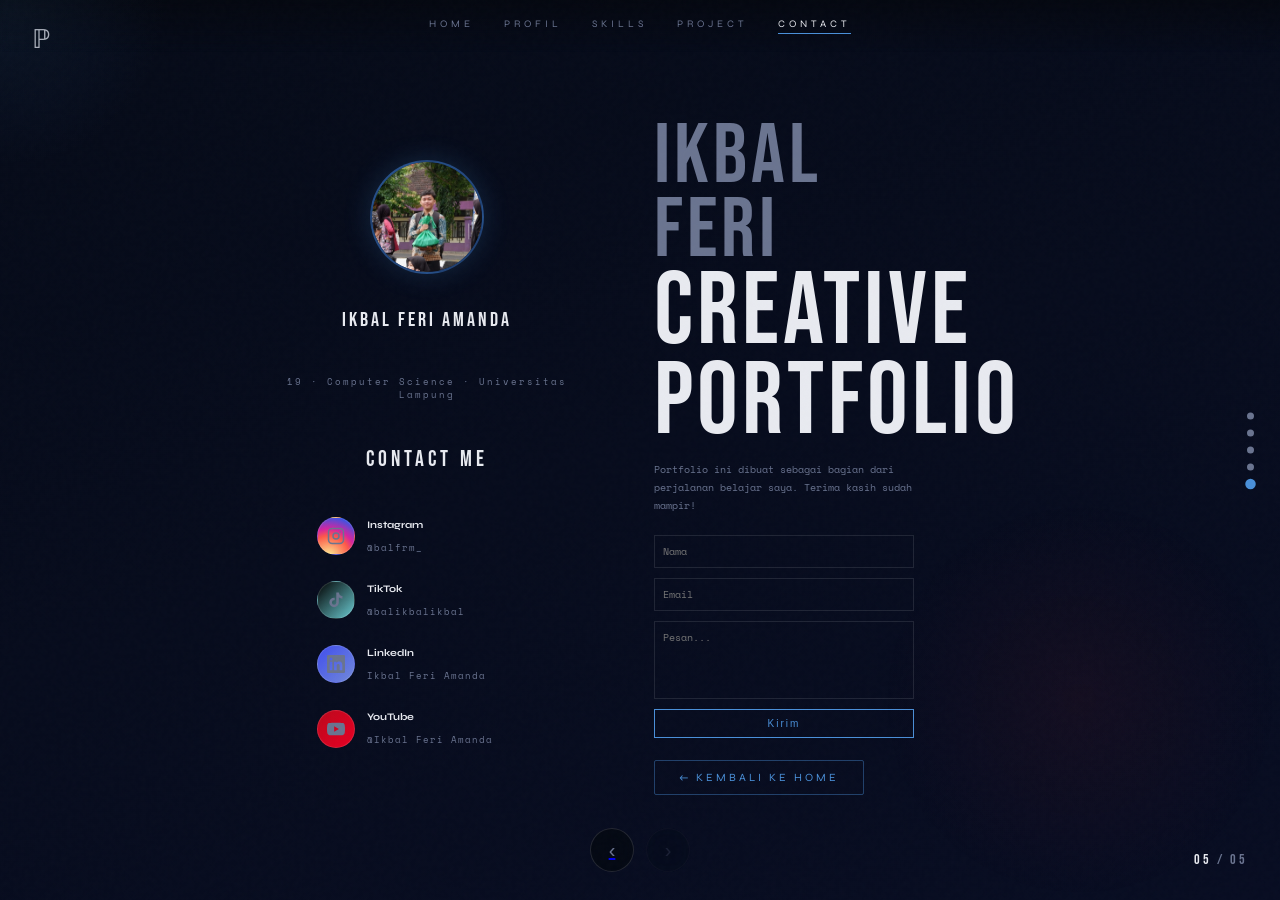
<file: contact.html>
<!DOCTYPE html>
<html lang="id">
<head>
<meta charset="UTF-8">
<meta name="viewport" content="width=device-width, initial-scale=1.0">
<title>Portfolio 2025 — Contact</title>
<link href="https://fonts.googleapis.com/css2?family=Bebas+Neue&family=Space+Mono:wght@400;700&family=Syne:wght@400;700;800&display=swap" rel="stylesheet">
<link rel="stylesheet" href="style.css">
</head>
<body class="page-contact">
<div id="glow"></div>
<div class="noise"></div>
<nav class="topnav">
  <a href="index.html"    class="tnav">Home</a>
  <a href="profil.html"   class="tnav">Profil</a>
  <a href="skills.html"   class="tnav">Skills</a>
  <a href="project.html"  class="tnav">Project</a>
  <a href="contact.html"  class="tnav active">Contact</a>
</nav>
<div class="logo">ℙ</div>
<div class="dots">
  <a href="index.html"   class="dot"     title="Home"></a>
  <a href="profil.html"  class="dot"     title="Profil"></a>
  <a href="skills.html"  class="dot"     title="Skills"></a>
  <a href="project.html" class="dot"     title="Project"></a>
  <a href="contact.html" class="dot on"  title="Contact"></a>
</div>
<div class="arrows">
  <a href="project.html"><button class="arr-btn">‹</button></a>
  <button class="arr-btn" disabled>›</button>
</div>
<div class="counter"><span class="cc">05</span> / 05</div>
<main class="page-wrap animate-in">
  <div class="contact-wrap">
    <div class="c-left">
      <div class="c-avatar">
        <img src="ikbal11.jpeg" alt="Ikbal" class="c-avatar-img">
      </div>
      <p class="c-pname">Ikbal Feri Amanda</p>
      <p class="c-psub">19 · Computer Science · Universitas Lampung</p>
      <p class="c-title">Contact Me</p>
      <div class="socials">
        <!-- Instagram -->
        <a class="sr" href="https://instagram.com/balfrm_" target="_blank">
          <div class="si ig">
            <svg viewBox="0 0 24 24" fill="none" xmlns="http://www.w3.org/2000/svg" width="18" height="18">
              <rect x="2" y="2" width="20" height="20" rx="5" stroke="currentColor" stroke-width="2"/>
              <circle cx="12" cy="12" r="4" stroke="currentColor" stroke-width="2"/>
              <circle cx="17.5" cy="6.5" r="1" fill="currentColor"/>
            </svg>
          </div>
          <div>
            <p class="s-platform">Instagram</p>
            <p class="s-handle">@balfrm_</p>
          </div>
        </a>
        <!-- TikTok -->
        <a class="sr" href="https://tiktok.com/@balikbalikbal" target="_blank">
          <div class="si tt">
            <svg viewBox="0 0 24 24" fill="currentColor" xmlns="http://www.w3.org/2000/svg" width="18" height="18">
              <path d="M19.59 6.69a4.83 4.83 0 01-3.77-4.25V2h-3.45v13.67a2.89 2.89 0 01-2.88 2.5 2.89 2.89 0 01-2.89-2.89 2.89 2.89 0 012.89-2.89c.28 0 .54.04.79.1V9.01a6.33 6.33 0 00-.79-.05 6.34 6.34 0 00-6.34 6.34 6.34 6.34 0 006.34 6.34 6.34 6.34 0 006.33-6.34V8.69a8.18 8.18 0 004.78 1.52V6.75a4.85 4.85 0 01-1.01-.06z"/>
            </svg>
          </div>
          <div>
            <p class="s-platform">TikTok</p>
            <p class="s-handle">@balikbalikbal</p>
          </div>
        </a>
        <!-- LinkedIn -->
        <a class="sr" href="https://www.linkedin.com/in/ikbal-feri-amanda-963571316?utm_source=share_via&utm_content=profile&utm_medium=member_android" target="_blank">
          <div class="si dc">
            <svg viewBox="0 0 24 24" fill="currentColor" xmlns="http://www.w3.org/2000/svg" width="18" height="18">
              <path d="M20.447 20.452h-3.554v-5.569c0-1.328-.027-3.037-1.852-3.037-1.853 0-2.136 1.445-2.136 2.939v5.667H9.351V9h3.414v1.561h.046c.477-.9 1.637-1.85 3.37-1.85 3.601 0 4.267 2.37 4.267 5.455v6.286zM5.337 7.433a2.062 2.062 0 01-2.063-2.065 2.064 2.064 0 112.063 2.065zm1.782 13.019H3.555V9h3.564v11.452zM22.225 0H1.771C.792 0 0 .774 0 1.729v20.542C0 23.227.792 24 1.771 24h20.451C23.2 24 24 23.227 24 22.271V1.729C24 .774 23.2 0 22.222 0h.003z"/>
            </svg>
          </div>
          <div>
            <p class="s-platform">LinkedIn</p>
            <p class="s-handle">Ikbal Feri Amanda</p>
          </div>
        </a>
        <!-- YouTube -->
        <a class="sr" href="https://youtube.com/@ikbalferiamanda6773" target="_blank">
          <div class="si pt">
            <svg viewBox="0 0 24 24" fill="currentColor" xmlns="http://www.w3.org/2000/svg" width="18" height="18">
              <path d="M23.498 6.186a3.016 3.016 0 00-2.122-2.136C19.505 3.545 12 3.545 12 3.545s-7.505 0-9.377.505A3.017 3.017 0 00.502 6.186C0 8.07 0 12 0 12s0 3.93.502 5.814a3.016 3.016 0 002.122 2.136c1.871.505 9.376.505 9.376.505s7.505 0 9.377-.505a3.015 3.015 0 002.122-2.136C24 15.93 24 12 24 12s0-3.93-.502-5.814zM9.545 15.568V8.432L15.818 12l-6.273 3.568z"/>
            </svg>
          </div>
          <div>
            <p class="s-platform">YouTube</p>
            <p class="s-handle">@Ikbal Feri Amanda</p>
          </div>
        </a>
      </div>
    </div>
    <div class="c-right">
      <div class="ty">
        <span>Ikbal</span><br>
        <span>Feri</span>
        <span class="ty-year">Creative Portfolio</span>
      </div>
      <p class="c-note">Portfolio ini dibuat sebagai bagian dari perjalanan belajar saya. Terima kasih sudah mampir!</p>
      
      <form id="contactForm" class="contact-form">
        <input type="text" id="nama" placeholder="Nama" required>
        <input type="email" id="email" placeholder="Email" required>
        <textarea id="pesan" placeholder="Pesan..." required></textarea>
        <button type="submit">Kirim</button>
      </form>

      <a href="index.html" class="cta-btn" style="margin-top:22px;">← Kembali ke Home</a>
    </div>
  </div>
</main>
<script src="nav.js"></script>
</body>
</html>
</file>
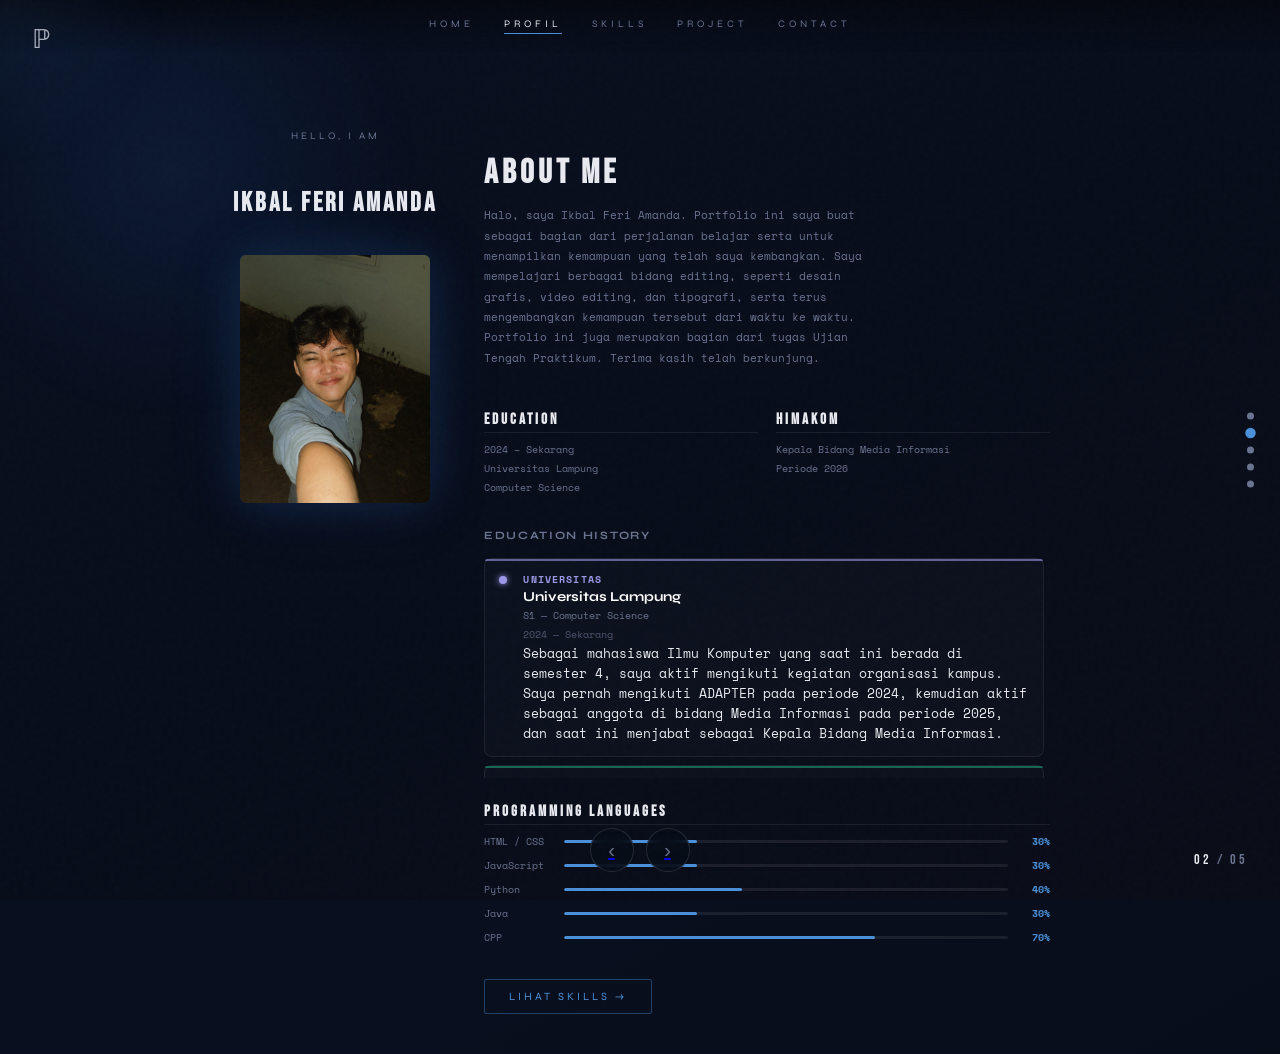
<file: profil.html>
<!DOCTYPE html>
<html lang="id">
<head>
<meta charset="UTF-8">
<meta name="viewport" content="width=device-width, initial-scale=1.0">
<title>Portfolio 2026 — Profil</title>
<link href="https://fonts.googleapis.com/css2?family=Bebas+Neue&family=Space+Mono:wght@400;700&family=Syne:wght@400;700;800&display=swap" rel="stylesheet">
<link rel="stylesheet" href="style.css">
</head>
<body class="page-profil">
<div id="glow"></div>
<div class="noise"></div>
<nav class="topnav">
  <a href="index.html"    class="tnav">Home</a>
  <a href="profil.html"   class="tnav active">Profil</a>
  <a href="skills.html"   class="tnav">Skills</a>
  <a href="project.html"  class="tnav">Project</a>
  <a href="contact.html"  class="tnav">Contact</a>
</nav>
<div class="logo">ℙ</div>
<div class="dots">
  <a href="index.html"   class="dot"     title="Home"></a>
  <a href="profil.html"  class="dot on"  title="Profil"></a>
  <a href="skills.html"  class="dot"     title="Skills"></a>
  <a href="project.html" class="dot"     title="Project"></a>
  <a href="contact.html" class="dot"     title="Contact"></a>
</div>
<div class="arrows">
  <a href="index.html"><button class="arr-btn">‹</button></a>
  <a href="skills.html"><button class="arr-btn">›</button></a>
</div>
<div class="counter"><span class="cc">02</span> / 05</div>
<main class="page-wrap animate-in">
  <div class="profil-grid">
    <div class="profil-left">
      <p class="p-name-lbl">Hello, I am</p>
      <h3 class="p-name">Ikbal Feri Amanda</h3>
      <div class="p-avatar">
        <img src="ikbal2.jpeg" alt="Ikbal" class="p-img">
      </div>
    </div>
    <div class="profil-right">
      <h2 class="p-h2">About Me</h2>
      <p class="p-desc">Halo, saya Ikbal Feri Amanda. Portfolio ini saya buat sebagai bagian dari perjalanan belajar serta untuk menampilkan kemampuan yang telah saya kembangkan.
       Saya mempelajari berbagai bidang editing, seperti desain grafis, video editing, dan tipografi, serta terus mengembangkan kemampuan tersebut dari waktu ke waktu.
       Portfolio ini juga merupakan bagian dari tugas Ujian Tengah Praktikum. Terima kasih telah berkunjung.</p>

      <div class="info-duo">
        <div class="ib">
          <h4>Education</h4>
          <span>2024 – Sekarang</span>
          <span>Universitas Lampung</span>
          <span>Computer Science</span>
        </div>
        <div class="ib">
          <h4>Himakom</h4>
          <span>Kepala Bidang Media Informasi</span>
          <span>Periode 2026</span>
        </div>
      </div>

      <!-- EDUCATION HISTORY -->
      <div class="edu-section">
        <h4 class="edu-title">Education History</h4>
        <div class="edu-scroll">

          <div class="edu-card univ">
            <div class="edu-dot"></div>
            <div class="edu-info">
              <span class="edu-level">Universitas</span>
              <span class="edu-name">Universitas Lampung</span>
              <span class="edu-major">S1 — Computer Science</span>
              <span class="edu-year">2024 — Sekarang</span>
              <span class="edu-desc">Sebagai mahasiswa Ilmu Komputer yang saat ini berada di semester 4, saya aktif mengikuti kegiatan organisasi kampus. Saya pernah mengikuti ADAPTER pada periode 2024, kemudian aktif sebagai anggota di bidang Media Informasi pada periode 2025, dan saat ini menjabat sebagai Kepala Bidang Media Informasi.</span>
            </div>
          </div>

          <div class="edu-card sma">
            <div class="edu-dot"></div>
            <div class="edu-info">
              <span class="edu-level">SMA</span>
              <span class="edu-name">SMAN 3 Kotabumi</span>
              <span class="edu-major">Jurusan IPA</span>
              <span class="edu-year">2021 — 2024</span>
              <span class="edu-desc">Pada jenjang SMA, saya mulai aktif berorganisasi dengan bergabung dalam ETC dan Rohis. Melalui kedua organisasi tersebut, saya mengembangkan kemampuan teknis, komunikasi, serta kerja sama tim. Selain itu, saya juga dipercaya menjadi bagian dari PK sekolah, yang melatih tanggung jawab, kedisiplinan, serta kontribusi aktif dalam lingkungan sekolah.</span>
            </div>
          </div>

          <div class="edu-card smp">
            <div class="edu-dot"></div>
            <div class="edu-info">
              <span class="edu-level">MTs</span>
              <span class="edu-name">MTsN 1 Lampung Utara</span>
              <span class="edu-year">2018 — 2021</span>
              <span class="edu-desc">Saat di SMP, saya belum terlalu aktif dalam organisasi formal. Namun, saya mengikuti kegiatan tenis meja bersama teman-teman, yang memberikan pengalaman dalam kerja sama tim, konsistensi, serta menjaga semangat kebersamaan.</span>
            </div>
          </div>

          <div class="edu-card sd">
            <div class="edu-dot"></div>
            <div class="edu-info">
              <span class="edu-level">MI</span>
              <span class="edu-name">MIN 7 Lampung Utara</span>
              <span class="edu-year">2012 — 2018</span>
              <span class="edu-desc">Pada masa sekolah dasar, saya tergolong aktif dalam mengikuti berbagai kegiatan lomba. Pengalaman ini membantu membentuk rasa percaya diri, keberanian, serta semangat untuk terus mencoba hal-hal baru.</span>
            </div>
          </div>

        </div>
      </div>
      <!-- END EDUCATION HISTORY -->

      <!-- PROGRAMMING LANGUAGES -->
      <div class="ib lang-block">
        <h4>Programming Languages</h4>
        <div class="lang-row">
          <span>HTML / CSS</span>
          <div class="lang-bar-wrap"><div class="lang-bar" style="width:30%"></div></div>
          <b>30%</b>
        </div>
        <div class="lang-row">
          <span>JavaScript</span>
          <div class="lang-bar-wrap"><div class="lang-bar" style="width:30%"></div></div>
          <b>30%</b>
        </div>
        <div class="lang-row">
          <span>Python</span>
          <div class="lang-bar-wrap"><div class="lang-bar" style="width:40%"></div></div>
          <b>40%</b>
        </div>
        <div class="lang-row">
          <span>Java</span>
          <div class="lang-bar-wrap"><div class="lang-bar" style="width:30%"></div></div>
          <b>30%</b>
        </div>
        <div class="lang-row">
          <span>CPP</span>
          <div class="lang-bar-wrap"><div class="lang-bar" style="width:70%"></div></div>
          <b>70%</b>
        </div>
      </div>
      <!-- END PROGRAMMING LANGUAGES -->

      <a href="skills.html" class="cta-btn">Lihat Skills →</a>
    </div>
  </div>
</main>
<script src="nav.js"></script>
</body>
</html>
</file>
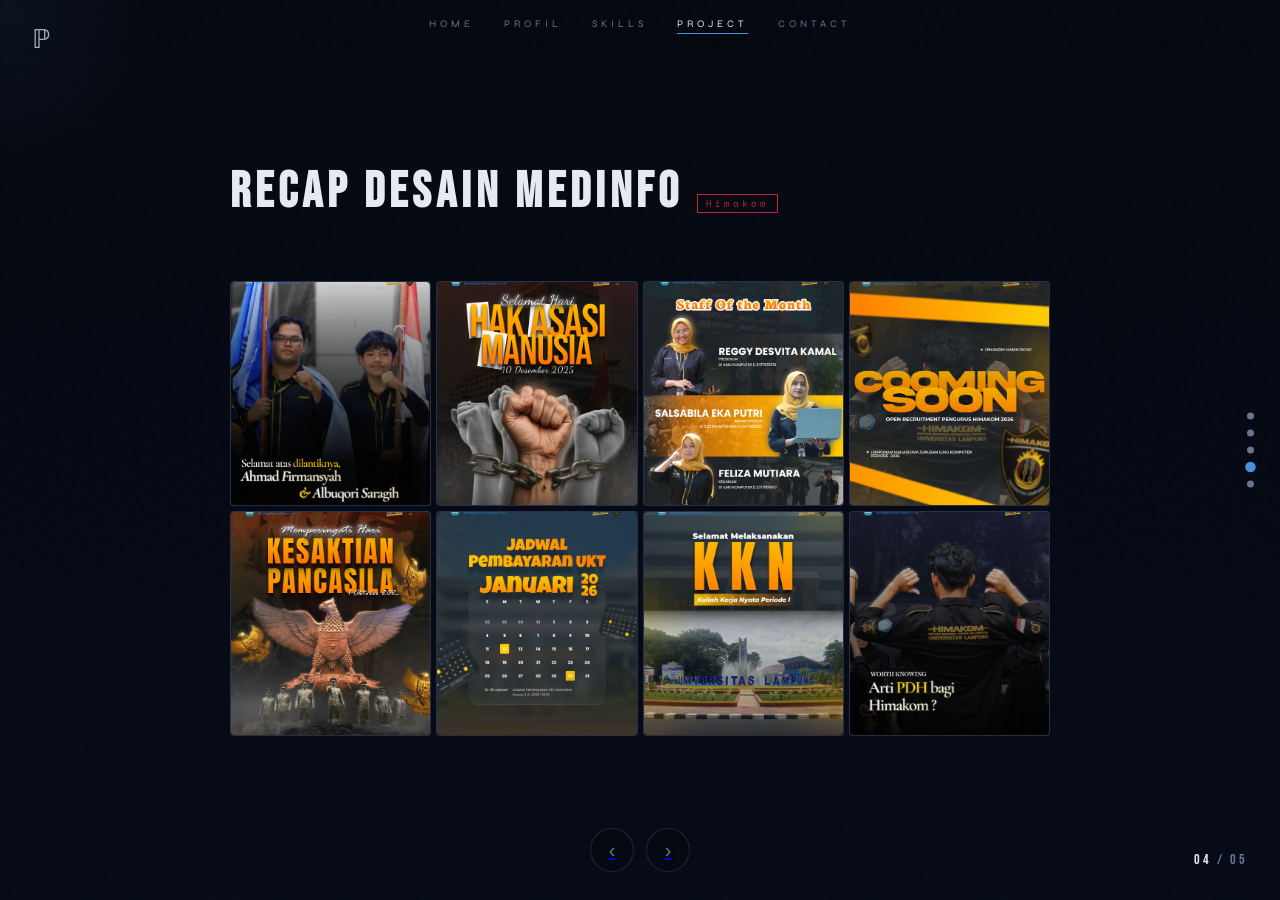
<file: project.html>
<!DOCTYPE html>
<html lang="id">
<head>
<meta charset="UTF-8">
<meta name="viewport" content="width=device-width, initial-scale=1.0">
<title>Portfolio 2025 — Project</title>
<link href="https://fonts.googleapis.com/css2?family=Bebas+Neue&family=Space+Mono:wght@400;700&family=Syne:wght@400;700;800&display=swap" rel="stylesheet">
<link rel="stylesheet" href="style.css">
</head>
<body class="page-project">

<div id="glow"></div>
<div class="noise"></div>

<nav class="topnav">
  <a href="index.html" class="tnav">Home</a>
  <a href="profil.html" class="tnav">Profil</a>
  <a href="skills.html" class="tnav">Skills</a>
  <a href="project.html" class="tnav active">Project</a>
  <a href="contact.html" class="tnav">Contact</a>
</nav>

<div class="logo">ℙ</div>

<div class="dots">
  <a href="index.html" class="dot"></a>
  <a href="profil.html" class="dot"></a>
  <a href="skills.html" class="dot"></a>
  <a href="project.html" class="dot on"></a>
  <a href="contact.html" class="dot"></a>
</div>

<div class="arrows">
  <a href="skills.html"><button class="arr-btn">‹</button></a>
  <a href="contact.html"><button class="arr-btn">›</button></a>
</div>

<div class="counter"><span class="cc">04</span> / 05</div>

<main class="page-wrap animate-in">
  <div class="proj-page">

    <div class="proj-header">
      <h2>Recap Desain Medinfo</h2>
      <span class="no-ai">Himakom</span>
    </div>

    <div class="pg">

      <div class="pc tall ca">
        <img src="ikbal3.png" class="pc-img">
        <div class="pc-overlay">
          <span class="pl">Kahim Wakahim</span>
          <span class="pt">Pelantikan · 2026</span>
          <div class="like-btn">❤️ <span class="like-count">0</span></div>
        </div>
      </div>

      <div class="pc tall ca">
        <img src="ikbal4.png" class="pc-img">
        <div class="pc-overlay">
          <span class="pl">Hak Asasi Manusia</span>
          <span class="pt">HAM · 2025</span>
          <div class="like-btn">❤️ <span class="like-count">0</span></div>
        </div>
      </div>

      <div class="pc tall ca">
        <img src="ikbal5.png" class="pc-img">
        <div class="pc-overlay">
          <span class="pl">Staff Of The Month</span>
          <span class="pt">November · 2025</span>
          <div class="like-btn">❤️ <span class="like-count">0</span></div>
        </div>
      </div>

      <div class="pc tall ca">
        <img src="ikbal6.png" class="pc-img">
        <div class="pc-overlay">
          <span class="pl">Pelantikan</span>
          <span class="pt">Coming Soon · 2026</span>
          <div class="like-btn">❤️ <span class="like-count">0</span></div>
        </div>
      </div>

      <div class="pc tall ca">
        <img src="ikbal7.png" class="pc-img">
        <div class="pc-overlay">
          <span class="pl">Kesaktian Pancasila</span>
          <span class="pt">Oktober · 2025</span>
          <div class="like-btn">❤️ <span class="like-count">0</span></div>
        </div>
      </div>

      <div class="pc tall ca">
        <img src="ikbal8.png" class="pc-img">
        <div class="pc-overlay">
          <span class="pl">Pembayaran UKT</span>
          <span class="pt">Semester Genap · 2026</span>
          <div class="like-btn">❤️ <span class="like-count">0</span></div>
        </div>
      </div>

      <div class="pc tall ca">
        <img src="ikbal9.png" class="pc-img">
        <div class="pc-overlay">
          <span class="pl">KKN Unila</span>
          <span class="pt">Periode Satu · 2026</span>
          <div class="like-btn">❤️ <span class="like-count">0</span></div>
        </div>
      </div>

      <div class="pc tall ca">
        <img src="ikbal10.png" class="pc-img">
        <div class="pc-overlay">
          <span class="pl">Arti PDH</span>
          <span class="pt">Fun Content · 2026</span>
          <div class="like-btn">❤️ <span class="like-count">0</span></div>
        </div>
      </div>

    </div>

  </div>
</main>

<script src="nav.js"></script>
</body>
</html>
</file>
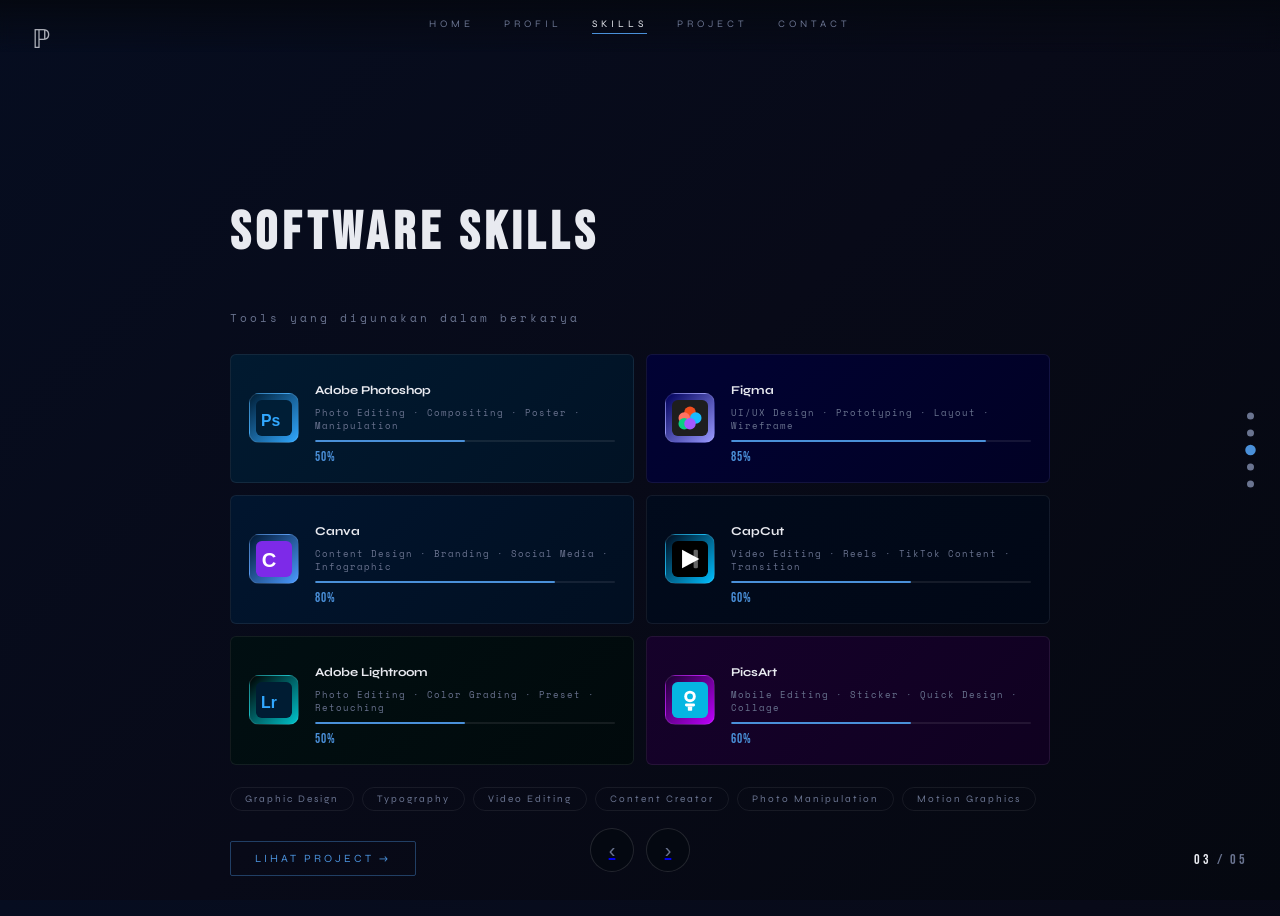
<file: skills.html>
<!DOCTYPE html>
<html lang="id">
<head>
<meta charset="UTF-8">
<meta name="viewport" content="width=device-width, initial-scale=1.0">
<title>Portfolio 2025 — Skills</title>
<link href="https://fonts.googleapis.com/css2?family=Bebas+Neue&family=Space+Mono:wght@400;700&family=Syne:wght@400;700;800&display=swap" rel="stylesheet">
<link rel="stylesheet" href="style.css">
</head>
<body class="page-skills">
<nav class="topnav">
  <a href="index.html"    class="tnav">Home</a>
  <a href="profil.html"   class="tnav">Profil</a>
  <a href="skills.html"   class="tnav active">Skills</a>
  <a href="project.html"  class="tnav">Project</a>
  <a href="contact.html"  class="tnav">Contact</a>
</nav>
<div class="logo">ℙ</div>
<div class="dots">
  <a href="index.html"   class="dot"></a>
  <a href="profil.html"  class="dot"></a>
  <a href="skills.html"  class="dot on"></a>
  <a href="project.html" class="dot"></a>
  <a href="contact.html" class="dot"></a>
</div>
<div class="arrows">
  <a href="profil.html"><button class="arr-btn">‹</button></a>
  <a href="project.html"><button class="arr-btn">›</button></a>
</div>
<div class="counter"><span class="cc">03</span> / 05</div>
<main class="page-wrap animate-in">
  <div class="skills-page">

    <div class="skills-header">
      <h2 class="sec-title" style="margin-top:80px;">Software Skills</h2>
      <p class="sec-sub">Tools yang digunakan dalam berkarya</p>
    </div>

    <div class="skills-big-grid">

      <!-- Adobe Photoshop -->
      <div class="sk-card sk-ps">
        <div class="sk-icon-wrap">
          <svg viewBox="0 0 50 50" width="36" height="36" xmlns="http://www.w3.org/2000/svg">
            <rect width="50" height="50" rx="8" fill="#001E36"/>
            <text x="7" y="36" font-family="Arial" font-weight="bold" font-size="22" fill="#31A8FF">Ps</text>
          </svg>
        </div>
        <div class="sk-info">
          <p class="sk-name">Adobe Photoshop</p>
          <p class="sk-cat">Photo Editing · Compositing · Poster · Manipulation</p>
          <div class="sk-level-bar"><div class="sk-level-fill" style="width:50%"></div></div>
          <span class="sk-pct">50%</span>
        </div>
      </div>

      <!-- Figma -->
      <div class="sk-card sk-pr">
        <div class="sk-icon-wrap">
          <svg viewBox="0 0 50 50" width="36" height="36" xmlns="http://www.w3.org/2000/svg">
            <rect width="50" height="50" rx="8" fill="#1E1E1E"/>
            <circle cx="25" cy="17" r="8" fill="#F24E1E"/>
            <circle cx="17" cy="25" r="8" fill="#FF7262"/>
            <circle cx="33" cy="25" r="8" fill="#1ABCFE"/>
            <circle cx="17" cy="33" r="8" fill="#0ACF83"/>
            <circle cx="25" cy="33" r="8" fill="#A259FF"/>
          </svg>
        </div>
        <div class="sk-info">
          <p class="sk-name">Figma</p>
          <p class="sk-cat">UI/UX Design · Prototyping · Layout · Wireframe</p>
          <div class="sk-level-bar"><div class="sk-level-fill" style="width:85%"></div></div>
          <span class="sk-pct">85%</span>
        </div>
      </div>

      <!-- Canva -->
      <div class="sk-card sk-lr">
        <div class="sk-icon-wrap">
          <svg viewBox="0 0 50 50" width="36" height="36" xmlns="http://www.w3.org/2000/svg">
            <rect width="50" height="50" rx="8" fill="#7D2AE8"/>
            <text x="8" y="36" font-family="Arial" font-weight="bold" font-size="28" fill="#ffffff">C</text>
          </svg>
        </div>
        <div class="sk-info">
          <p class="sk-name">Canva</p>
          <p class="sk-cat">Content Design · Branding · Social Media · Infographic</p>
          <div class="sk-level-bar"><div class="sk-level-fill" style="width:80%"></div></div>
          <span class="sk-pct">80%</span>
        </div>
      </div>

      <!-- CapCut -->
      <div class="sk-card sk-ae">
        <div class="sk-icon-wrap">
          <svg viewBox="0 0 50 50" width="36" height="36" xmlns="http://www.w3.org/2000/svg">
            <rect width="50" height="50" rx="8" fill="#000000"/>
            <polygon points="14,12 14,38 38,25" fill="#ffffff"/>
            <rect x="30" y="12" width="6" height="26" rx="2" fill="#ffffff" opacity="0.4"/>
          </svg>
        </div>
        <div class="sk-info">
          <p class="sk-name">CapCut</p>
          <p class="sk-cat">Video Editing · Reels · TikTok Content · Transition</p>
          <div class="sk-level-bar"><div class="sk-level-fill" style="width:60%"></div></div>
          <span class="sk-pct">60%</span>
        </div>
      </div>

      <!-- Adobe Lightroom -->
      <div class="sk-card sk-cc">
        <div class="sk-icon-wrap">
          <svg viewBox="0 0 50 50" width="36" height="36" xmlns="http://www.w3.org/2000/svg">
            <rect width="50" height="50" rx="8" fill="#001C33"/>
            <text x="7" y="36" font-family="Arial" font-weight="bold" font-size="22" fill="#31A8FF">Lr</text>
          </svg>
        </div>
        <div class="sk-info">
          <p class="sk-name">Adobe Lightroom</p>
          <p class="sk-cat">Photo Editing · Color Grading · Preset · Retouching</p>
          <div class="sk-level-bar"><div class="sk-level-fill" style="width:50%"></div></div>
          <span class="sk-pct">50%</span>
        </div>
      </div>

      <!-- PicsArt -->
      <div class="sk-card sk-pa">
        <div class="sk-icon-wrap">
          <svg viewBox="0 0 50 50" width="36" height="36" xmlns="http://www.w3.org/2000/svg">
            <rect width="50" height="50" rx="8" fill="#05B7E2"/>
            <circle cx="25" cy="20" r="8" fill="#ffffff"/>
            <circle cx="25" cy="20" r="4" fill="#05B7E2"/>
            <rect x="18" y="30" width="14" height="4" rx="2" fill="#ffffff"/>
            <rect x="22" y="34" width="6" height="6" rx="1" fill="#ffffff"/>
          </svg>
        </div>
        <div class="sk-info">
          <p class="sk-name">PicsArt</p>
          <p class="sk-cat">Mobile Editing · Sticker · Quick Design · Collage</p>
          <div class="sk-level-bar"><div class="sk-level-fill" style="width:60%"></div></div>
          <span class="sk-pct">60%</span>
        </div>
      </div>

    </div>

    <div class="specialty-row">
      <div class="sp-tag">Graphic Design</div>
      <div class="sp-tag">Typography</div>
      <div class="sp-tag">Video Editing</div>
      <div class="sp-tag">Content Creator</div>
      <div class="sp-tag">Photo Manipulation</div>
      <div class="sp-tag">Motion Graphics</div>
    </div>

    <a href="project.html" class="cta-btn">Lihat Project →</a>

  </div>
</main>
<script src="nav.js"></script>
</body>
</html>
</file>
<file: style.css>
/* ════════════════════════════════════
   PORTFOLIO 2025 — Yudha Pradana
   style.css — Global Stylesheet
════════════════════════════════════ */

:root {
  --bg:     #050810;
  --bg2:    #080d1a;
  --red:    #c0272d;
  --red2:   #8b1a1e;
  --blue:   #1a3a6e;
  --accent: #4a90d9;
  --text:   #e8eaf0;
  --muted:  #6a7490;
  --border: rgba(255,255,255,0.07);
  --F:  'Bebas Neue', sans-serif;
  --FB: 'Space Mono', monospace;
  --FU: 'Syne', sans-serif;
}

html, body {
  width: 100%;
  min-height: 100%;  /* ganti dari height */
  overflow-x: hidden;
  overflow-y: auto;  /* aktifin scroll */
}

body {
  background: var(--bg);
  color: var(--text);
  font-family: var(--FB);
  font-size: 13px;
}

/* ── PER-PAGE BACKGROUNDS ── */
.page-hero    { background: radial-gradient(ellipse 90% 70% at 50% 30%, #0d1b3e 0%, var(--bg) 65%); }
.page-profil  { background: linear-gradient(150deg, #081020 0%, #080d1a 55%, #0a0d18 100%); }
.page-skills  { background: linear-gradient(135deg, #060d20 0%, #080a18 50%, #050810 100%); }
.page-project { background: linear-gradient(180deg, var(--bg) 0%, #060b18 100%); }
.page-contact { background: linear-gradient(160deg, #060b18 0%, #080d22 100%); }

/* ── NOISE OVERLAY ── */
.noise {
  position: fixed; inset: 0; pointer-events: none; z-index: 9999;
  background-image: url("data:image/svg+xml,%3Csvg viewBox='0 0 200 200' xmlns='http://www.w3.org/2000/svg'%3E%3Cfilter id='n'%3E%3CfeTurbulence type='fractalNoise' baseFrequency='0.85' numOctaves='4' stitchTiles='stitch'/%3E%3C/filter%3E%3Crect width='100%25' height='100%25' filter='url(%23n)' opacity='0.035'/%3E%3C/svg%3E");
  opacity: .45;
}

/* ── CURSOR GLOW ── */
#glow {
  position: fixed; width: 320px; height: 320px; border-radius: 50%;
  background: radial-gradient(circle, rgba(74,144,217,.07) 0%, transparent 70%);
  pointer-events: none; transform: translate(-50%,-50%);
  transition: left .12s, top .12s; z-index: 9998;
}

/* ── LOGO ── */
.logo {
  position: fixed; top: 24px; left: 32px;
  font-family: var(--F); font-size: 26px; color: var(--text);
  opacity: .75; z-index: 200; user-select: none; letter-spacing: 2px;
  text-decoration: none;
}

/* ── TOP NAV ── */
.topnav {
  position: fixed; top: 0; left: 0; right: 0;
  display: flex; justify-content: center; gap: 30px;
  padding: 18px 0; z-index: 100;
  background: linear-gradient(180deg, rgba(5,8,16,.9) 0%, transparent 100%);
  backdrop-filter: blur(6px);
}
.tnav {
  font-family: var(--FU); font-size: 10px; letter-spacing: 4px;
  text-transform: uppercase; color: var(--muted);
  text-decoration: none; position: relative; padding-bottom: 4px;
  transition: color .2s;
}
.tnav:hover { color: var(--text); }
.tnav.active { color: var(--text); }
.tnav.active::after {
  content: ''; position: absolute; bottom: 0; left: 0; right: 0;
  height: 1px; background: var(--accent);
}

/* ── DOT NAV ── */
.dots {
  position: fixed; right: 26px; top: 50%; transform: translateY(-50%);
  display: flex; flex-direction: column; gap: 10px; z-index: 100;
}
.dot {
  width: 7px; height: 7px; border-radius: 50%;
  background: var(--muted); display: block;
  transition: background .3s, transform .3s;
  text-decoration: none;
}
.dot.on { background: var(--accent); transform: scale(1.5); }
.dot:hover { background: var(--text); }

/* ── ARROWS ── */
.arrows {
  position: fixed; bottom: 28px; left: 50%; transform: translateX(-50%);
  display: flex; gap: 12px; z-index: 100;
}
.arr-btn {
  width: 44px; height: 44px; border-radius: 50%;
  border: 1px solid rgba(255,255,255,.12);
  background: rgba(5,8,16,.75); color: var(--muted);
  font-size: 20px; cursor: pointer;
  display: flex; align-items: center; justify-content: center;
  transition: border-color .2s, color .2s, box-shadow .2s;
  backdrop-filter: blur(8px);
}
.arrows a .arr-btn:hover {
  border-color: var(--accent); color: var(--text);
  box-shadow: 0 0 16px rgba(74,144,217,.25);
}
.arr-btn:disabled { opacity: .2; cursor: not-allowed; }

/* ── COUNTER ── */
.counter {
  position: fixed; bottom: 32px; right: 32px;
  font-family: var(--F); font-size: 14px; letter-spacing: 3px;
  color: var(--muted); z-index: 100;
}
.cc { color: var(--text); }

/* ── KBD HINT ── */
.kbd-hint {
  position: fixed; bottom: 10px; left: 50%; transform: translateX(-50%);
  font-size: 9px; color: rgba(255,255,255,.13);
  letter-spacing: 2px; font-family: var(--FB);
  pointer-events: none; z-index: 100; white-space: nowrap;
}

/* ── PAGE WRAPPER ── */
.page-wrap {
  position: absolute;
  top: 80px;
  left: 0;
  right: 0;

  display: flex;
  align-items: flex-start; /* jangan center biar ga ketarik ke tengah */
  justify-content: center;

  padding: 40px;
  overflow-y: auto;
}

/* ── ANIMATE IN ── */
@keyframes fadeSlide {
  from { opacity: 0; transform: translateX(40px); }
  to   { opacity: 1; transform: translateX(0); }
}
.animate-in { animation: fadeSlide .5s cubic-bezier(.4,0,.2,1) both; }

/* ── CTA BUTTON ── */
.cta-btn {
  display: inline-block; margin-top: 24px;
  padding: 10px 24px; border: 1px solid rgba(74,144,217,.4);
  color: var(--accent); font-family: var(--FU); font-size: 11px;
  letter-spacing: 3px; text-transform: uppercase; text-decoration: none;
  border-radius: 2px; transition: background .2s, color .2s, box-shadow .2s;
}
.cta-btn:hover {
  background: rgba(74,144,217,.1); color: var(--text);
  box-shadow: 0 0 18px rgba(74,144,217,.2);
}

/* ════════════════════════════════════
   PAGE 1 — HERO
════════════════════════════════════ */
.hero-wrap {
  display: flex; align-items: center; gap: 52px;
  position: relative; max-width: 860px; width: 100%;
}

.hero-photo {
  width: 170px; height: 170px; position: relative; flex-shrink: 0;
}
.hero-photo-bg {
  position: absolute; inset: 0; background: var(--red);
  border-radius: 50% 50% 50% 50% / 60% 60% 40% 40%;
}
.hero-photo-inner {
  position: relative; z-index: 1; width: 100%; height: 100%;
  display: flex; align-items: flex-end; justify-content: center;
  overflow: hidden;
  border-radius: 50% 50% 50% 50% / 60% 60% 40% 40%;
}
.sil { width: 110px; filter: drop-shadow(0 0 18px rgba(192,39,45,.55)); }

.hero-right { text-align: left; }
.hero-cat {
  font-family: var(--FU); font-size: 11px; letter-spacing: 5px;
  color: var(--muted); text-transform: uppercase;
  display: flex; align-items: center; gap: 8px; margin-bottom: 8px;
}
.hero-cat::before { content:''; width:10px; height:10px; background:var(--red); }

.hero-title {
  font-family: var(--F); font-size: clamp(60px, 10vw, 106px);
  line-height: .9; letter-spacing: 4px;
  text-shadow: 0 0 60px rgba(192,39,45,.2);
}
.hero-year {
  font-family: var(--F); font-size: clamp(44px, 6.5vw, 74px);
  color: var(--muted); letter-spacing: 6px; margin-left: 10px;
}
.hero-menu {
  margin-top: 40px; list-style: none;
  display: flex; flex-direction: column; gap: 5px;
}
.hero-menu li a {
  font-family: var(--FU); font-size: 12px; letter-spacing: 7px;
  text-transform: uppercase; color: var(--muted); text-decoration: none;
  display: block; padding: 4px 0;
  transition: color .2s, letter-spacing .3s;
}
.hero-menu li a:hover { color: var(--text); letter-spacing: 10px; }

.scanlines {
  position: absolute; bottom: -80px; left: 0; right: 0;
  height: 160px; overflow: hidden; pointer-events: none;
}
.scanlines i {
  display: block; height: 1px; margin: 22px 0;
  background: linear-gradient(90deg, transparent, rgba(74,144,217,.18), transparent);
  animation: scan 5s linear infinite; opacity: 0;
}
.scanlines i:nth-child(2) { animation-delay: 1.6s; }
.scanlines i:nth-child(3) { animation-delay: 3.2s; }
@keyframes scan {
  0%   { opacity:0; transform:translateX(-100%); }
  20%  { opacity:1; }
  80%  { opacity:1; }
  100% { opacity:0; transform:translateX(100%); }
}

/* ════════════════════════════════════
   PAGE 2 — PROFIL
════════════════════════════════════ */
.page-profil::before {
  content:''; position:fixed; top:-80px; left:-80px;
  width:500px; height:500px;
  background:radial-gradient(circle, rgba(26,58,110,.25) 0%, transparent 70%);
  pointer-events:none; z-index:0;
}

.profil-grid {
  display: grid; grid-template-columns: 210px 1fr;
  gap: 44px; max-width: 820px; width: 100%; align-items: start;
}
.profil-left { display:flex; flex-direction:column; align-items:center; gap:10px; }
.p-name-lbl { font-family:var(--FU); font-size:10px; letter-spacing:3px; color:var(--muted); text-transform:uppercase; }
.p-name { font-family:var(--F); font-size:26px; letter-spacing:3px; text-align:center; }

.page-profil .p-avatar {
  width: 190px;
  height: 248px;

  background: linear-gradient(180deg,#1a3a6e,#0d1b3e);
  border-radius: 6px;
  overflow: hidden;

  position: relative;

  display: flex;
  align-items: center;   /* 🔥 FIX */
  justify-content: center;

  box-shadow: 0 0 40px rgba(26,58,110,.4), 0 0 80px rgba(74,144,217,.1);
}
.page-profil .p-img {
  width: 100%;
  height: 100%;
  object-fit: cover;

  position: relative;
  z-index: 2;
}
.p-avatar::before {
  content:''; position:absolute; bottom:-20px; left:50%; transform:translateX(-50%);
  width:120px; height:120px;
  background:radial-gradient(circle,rgba(74,144,217,.3) 0%,transparent 70%);
}
.p-avatar svg { width:150px; position:relative; z-index:1; filter:drop-shadow(0 0 22px rgba(74,144,217,.4)); }

.profil-right { padding-top:4px; }
.p-h2 { font-family:var(--F); font-size:34px; letter-spacing:4px; margin-bottom:12px; }
.p-desc { color:var(--muted); font-size:11px; line-height:1.85; max-width:400px; margin-bottom:22px; }

.info-duo { display:grid; grid-template-columns:1fr 1fr; gap:18px; margin-bottom:18px; }
.ib h4 { font-family:var(--F); font-size:15px; letter-spacing:3px; margin-bottom:7px; border-bottom:1px solid var(--border); padding-bottom:3px; }
.ib span { color:var(--muted); font-size:10px; display:block; line-height:1.9; }

.lang-block { margin-bottom:8px; }
.lang-row { display:flex; align-items:center; gap:10px; margin:5px 0; }
.lang-row span { color:var(--muted); font-size:10px; width:70px; flex-shrink:0; }
.lang-row b { color:var(--accent); font-size:10px; width:32px; text-align:right; flex-shrink:0; }
.lang-bar-wrap { flex:1; height:3px; background:rgba(255,255,255,.08); border-radius:2px; overflow:hidden; }
.lang-bar { height:100%; background:var(--accent); border-radius:2px; transition:width .8s ease; }

/* ════════════════════════════════════
   PAGE 3 — SKILLS
════════════════════════════════════ */
.skills-page { max-width: 820px; width: 100%; }

.skills-header { margin-bottom: 28px; }
.sec-title { font-family: var(--F); font-size: clamp(34px,5vw,54px); letter-spacing: 5px; }
.sec-sub { color: var(--muted); font-size: 11px; letter-spacing: 3px; margin-top: 4px; }

.skills-big-grid {
  display: grid; grid-template-columns: 1fr 1fr;
  gap: 12px; margin-bottom: 22px;
}

.sk-card {
  display: flex; align-items: center; gap: 16px;
  padding: 16px 18px; border-radius: 6px;
  border: 1px solid var(--border);
  transition: border-color .25s, box-shadow .25s, transform .25s;
  cursor: default; position: relative; overflow: hidden;
}
.sk-card::before {
  content:''; position:absolute; inset:0;
  opacity:0; transition:opacity .25s;
}
.sk-card:hover { transform:translateY(-3px); }
.sk-card:hover::before { opacity:1; }

.sk-card.sk-ps  { background:linear-gradient(135deg,rgba(0,30,54,.8),rgba(0,20,40,.8)); }
.sk-card.sk-ps::before { background:linear-gradient(135deg,rgba(49,168,255,.06),transparent); }
.sk-card.sk-ps:hover  { border-color:rgba(49,168,255,.3); box-shadow:0 8px 24px rgba(49,168,255,.1); }

.sk-card.sk-pr  { background:linear-gradient(135deg,rgba(0,0,60,.8),rgba(0,0,40,.8)); }
.sk-card.sk-pr:hover  { border-color:rgba(153,153,255,.3); box-shadow:0 8px 24px rgba(153,153,255,.1); }

.sk-card.sk-lr  { background:linear-gradient(135deg,rgba(0,24,52,.8),rgba(0,16,36,.8)); }
.sk-card.sk-lr:hover  { border-color:rgba(75,154,255,.3); box-shadow:0 8px 24px rgba(75,154,255,.1); }

.sk-card.sk-ae  { background:linear-gradient(135deg,rgba(0,11,30,.8),rgba(0,8,22,.8)); }
.sk-card.sk-ae:hover  { border-color:rgba(0,191,255,.3); box-shadow:0 8px 24px rgba(0,191,255,.1); }

.sk-card.sk-cc  { background:linear-gradient(135deg,rgba(0,16,16,.8),rgba(0,10,10,.8)); }
.sk-card.sk-cc:hover  { border-color:rgba(0,196,204,.3); box-shadow:0 8px 24px rgba(0,196,204,.1); }

.sk-card.sk-pa  { background:linear-gradient(135deg,rgba(26,0,48,.8),rgba(18,0,36,.8)); }
.sk-card.sk-pa:hover  { border-color:rgba(192,0,255,.3); box-shadow:0 8px 24px rgba(192,0,255,.1); }

.sk-icon-wrap {
  width: 48px; height: 48px; border-radius: 10px;
  display: flex; align-items: center; justify-content: center;
  flex-shrink: 0; border: 1px solid rgba(255,255,255,.1);
}
.sk-card.sk-ps  .sk-icon-wrap { background:linear-gradient(135deg,#001e36,#31a8ff); }
.sk-card.sk-pr  .sk-icon-wrap { background:linear-gradient(135deg,#00005b,#9999ff); }
.sk-card.sk-lr  .sk-icon-wrap { background:linear-gradient(135deg,#001834,#4b9aff); }
.sk-card.sk-ae  .sk-icon-wrap { background:linear-gradient(135deg,#000b1e,#00bfff); }
.sk-card.sk-cc  .sk-icon-wrap { background:linear-gradient(135deg,#000,#00c4cc); }
.sk-card.sk-pa  .sk-icon-wrap { background:linear-gradient(135deg,#1a0030,#c000ff); }

.sk-letter {
  font-family: var(--F); font-size: 20px; font-weight: bold;
  color: #fff; letter-spacing: 0;
}
.sk-info { flex: 1; min-width: 0; }
.sk-name { font-family: var(--FU); font-size: 12px; font-weight: 700; color: var(--text); margin-bottom: 2px; }
.sk-cat  { font-size: 9px; color: var(--muted); letter-spacing: 1px; margin-bottom: 8px; }
.sk-level-bar { height: 2px; background: rgba(255,255,255,.08); border-radius: 1px; overflow: hidden; margin-bottom: 4px; }
.sk-level-fill { height: 100%; background: var(--accent); border-radius: 1px; }
.sk-pct  { font-family: var(--F); font-size: 13px; color: var(--accent); letter-spacing: 1px; }

.specialty-row { display:flex; flex-wrap:wrap; gap:8px; margin-bottom:6px; }
.sp-tag {
  padding: 5px 14px; border: 1px solid var(--border);
  border-radius: 20px; font-family: var(--FU); font-size: 10px;
  letter-spacing: 2px; color: var(--muted);
  transition: border-color .2s, color .2s;
}
.sp-tag:hover { border-color: var(--accent); color: var(--text); }

/* ════════════════════════════════════
   PAGE 4 — PROJECT
════════════════════════════════════ */
.proj-page { max-width: 820px; width: 100%; }

.proj-header {
  display: flex; align-items: baseline; gap: 14px; margin-bottom: 18px;
}
.proj-header h2 { font-family:var(--F); font-size:clamp(30px,4.5vw,50px); letter-spacing:5px; }
.no-ai {
  font-family:var(--FB); font-size:9px; color:var(--red);
  letter-spacing:3px; border:1px solid var(--red);
  padding:2px 8px; white-space:nowrap;
}

.pg {
  display: grid; grid-template-columns: repeat(4, 1fr);
  grid-auto-rows: 110px; gap: 5px;
}

.pc {
  border-radius: 4px; overflow: hidden; position: relative;
  cursor: pointer; border: 1px solid var(--border); background:#0d1220;
  transition: transform .3s, box-shadow .3s; z-index: 1;
}
.pc:hover { transform:scale(1.04); box-shadow:0 12px 36px rgba(0,0,0,.65); z-index:2; }
.pc.tall { grid-row: span 2; }
.pc.wide { grid-column: span 2; }

.pd {
  position: absolute; inset: 0;
  display: flex; align-items: center; justify-content: center;
  font-family: var(--F); opacity: .18; color: var(--text);
  pointer-events: none; user-select: none;
}

.pc-overlay {
  position: absolute; inset: 0;
  background: linear-gradient(180deg, transparent 40%, rgba(0,0,0,.8) 100%);
  display: flex; flex-direction: column; justify-content: flex-end;
  padding: 10px; opacity: 0; transition: opacity .25s;
}
.pc:hover .pc-overlay { opacity: 1; }

.pl { font-family:var(--F); font-size:13px; letter-spacing:2px; color:var(--text); }
.pt { font-size:9px; color:var(--muted); letter-spacing:1px; margin-top:1px; }

.ca { background:linear-gradient(135deg,#1a1a2e,#16213e); }
.cb { background:linear-gradient(135deg,#0a0a0a,#1a1a1a); }
.cc2{ background:linear-gradient(135deg,#1a0a1a,#2a0a2a); }
.cd { background:linear-gradient(135deg,#0a0a1a,#1a2a3a); }
.ce { background:linear-gradient(135deg,#1a1a0a,#2a2a0a); }
.cf { background:linear-gradient(135deg,#1a0a0a,#3a1a1a); }
.cg { background:linear-gradient(135deg,#0d1a2a,#1a2a3a); }
.ch { background:linear-gradient(135deg,#2a0a0a,#4a1a1a); }
.ci { background:linear-gradient(135deg,#0a1a0a,#1a3a1a); }

/* ════════════════════════════════════
   PAGE 5 — CONTACT
════════════════════════════════════ */
.page-contact::after {
  content:''; position:fixed; bottom:0; right:0;
  width:400px; height:400px;
  background:radial-gradient(circle,rgba(192,39,45,.07) 0%,transparent 70%);
  pointer-events:none; z-index:0;
}

.contact-wrap {
  display: grid; grid-template-columns: 1fr 1fr;
  gap: 60px; max-width: 760px; width: 100%; align-items: center;
  position: relative; z-index: 1;
}

.c-left { display:flex; flex-direction:column; align-items:center; gap:14px; }

.c-avatar {
  width:110px; height:110px; border-radius:50%;
  background:linear-gradient(135deg,#1a3a6e,#0d1b3e);
  display:flex; align-items:flex-end; justify-content:center;
  overflow:hidden; border:2px solid rgba(74,144,217,.3);
  box-shadow:0 0 28px rgba(74,144,217,.2);
}
.c-avatar svg { width:80px; }
.c-pname { font-family:var(--F); font-size:20px; letter-spacing:3px; text-align:center; }
.c-psub  { font-size:9px; color:var(--muted); letter-spacing:2px; text-align:center; }
.c-title { font-family:var(--F); font-size:22px; letter-spacing:4px; }

.socials { display:flex; flex-direction:column; gap:10px; width:100%; max-width:220px; }

.sr {
  display:flex; align-items:center; gap:12px;
  color:var(--muted); cursor:pointer;
  transition:color .2s; text-decoration:none;
}
.sr:hover { color:var(--text); }

.si {
  width:36px; height:36px; border-radius:50%;
  display:flex; align-items:center; justify-content:center;
  font-size:14px; border:1px solid rgba(255,255,255,.12);
  flex-shrink:0; transition:border-color .2s, box-shadow .2s;
}
.sr:hover .si { border-color:var(--accent); box-shadow:0 0 12px rgba(74,144,217,.3); }

.si.ig { background:radial-gradient(circle at 30% 107%,#fdf497 0%,#fd5949 45%,#d6249f 60%,#285aeb 90%); }
.si.tt { background:linear-gradient(135deg,#010101,#69c9d0); }
.si.dc { background:linear-gradient(135deg,#404eed,#7289da); }
.si.pt { background:linear-gradient(135deg,#bd081c,#e60023); }

.s-platform { font-family:var(--FU); font-size:10px; font-weight:700; color:var(--text); }
.s-handle   { font-size:9px; color:var(--muted); letter-spacing:1px; }

.ty {
  font-family:var(--F);
  font-size:clamp(50px, 8vw, 84px);
  line-height:.88; letter-spacing:4px; color:var(--muted);
}
.ty-year { display:block; color:var(--text); font-size:clamp(58px,10vw,102px); }

.c-note { font-size:10px; color:var(--muted); line-height:1.8; margin-top:14px; max-width:300px; }

.prev-row { display:flex; gap:10px; margin-top:22px; }
.pv {
  flex:1; background:#0d1220; border:1px solid var(--border);
  border-radius:4px; padding:12px; position:relative;
  transition: border-color .2s;
}
.pv:hover { border-color:rgba(255,255,255,.15); }
.pv-t { font-family:var(--F); font-size:14px; letter-spacing:2px; }
.pv-y { font-size:9px; color:var(--muted); letter-spacing:2px; margin-top:2px; }
.pv-dot { position:absolute; top:10px; right:10px; width:6px; height:6px; border-radius:50%; background:var(--accent); }

@keyframes pulse {
  0%,100% { opacity:1; } 50% { opacity:.3; }
}

/* ── SCROLLBAR ── */
::-webkit-scrollbar { width: 2px; }
::-webkit-scrollbar-track { background: transparent; }
::-webkit-scrollbar-thumb { background: var(--red); border-radius: 1px; }

/* ════════════════════════════════════
   RESPONSIVE
════════════════════════════════════ */
@media (max-width: 720px) {
  .hero-wrap { flex-direction:column; text-align:center; gap:24px; }
  .profil-grid { grid-template-columns:1fr; }
  .skills-big-grid { grid-template-columns:1fr; }
  .pg { grid-template-columns:repeat(2,1fr); }
  .contact-wrap { grid-template-columns:1fr; gap:30px; }
  .ty { font-size:40px; }
  .ty-year { font-size:50px; }
  .arrows { bottom: 16px; }
  .counter { bottom: 22px; right: 16px; }
}
/* ================= HERO PHOTO (KHUSUS INDEX) ================= */

.page-hero .hero-photo {
  width: 350px;
  height: 350px;
  position: relative;

  /* posisi */
  transform: translate(80px, -120px);
}

.page-hero .hero-img {
  width: 100%;
  height: 100%;
  object-fit: cover;

  border-radius: 50% 50% 50% 50% / 60% 60% 40% 40%;

  position: relative;
  z-index: 2;

  transition: transform .4s ease;
}

.page-hero .hero-photo:hover .hero-img {
  transform: scale(1.05);
}

/* glow belakang */
.page-hero .hero-photo::before {
  content: "";
  position: absolute;

  width: 450px;
  height: 450px;

  background: radial-gradient(circle, rgba(192,39,45,0.5), transparent 70%);
  filter: blur(70px);

  top: 50%;
  left: 50%;
  transform: translate(-50%, -50%);

  z-index: 1;
  pointer-events: none;
}
/* === EDUCATION HISTORY === */
.edu-section {
  margin: 2rem 0 1.5rem;
}

.edu-title {
  font-family: 'Syne', sans-serif;
  font-size: 0.7rem;
  letter-spacing: 0.15em;
  text-transform: uppercase;
  color: var(--muted);
  margin-bottom: 1rem;
}

.edu-scroll {
  display: flex;
  flex-direction: column;
  gap: 0;
  max-height: 220px;
  overflow-y: auto;
  padding-right: 6px;
  scrollbar-width: thin;
  scrollbar-color: var(--accent) transparent;
}

.edu-scroll::-webkit-scrollbar {
  width: 2px;
}

.edu-scroll::-webkit-scrollbar-thumb {
  background: var(--accent);
  border-radius: 2px;
}

.edu-card {
  display: flex;
  align-items: flex-start;
  gap: 1rem;
  padding: 0.8rem 0.9rem;
  border: 1px solid rgba(255,255,255,0.07);
  border-radius: 8px;
  margin-bottom: 8px;
  background: rgba(255,255,255,0.02);
  transition: border-color 0.2s, background 0.2s;
  position: relative;
}

.edu-card:hover {
  border-color: rgba(255,255,255,0.18);
  background: rgba(255,255,255,0.05);
}

.edu-dot {
  width: 8px;
  height: 8px;
  border-radius: 50%;
  margin-top: 4px;
  flex-shrink: 0;
}

.edu-card.univ .edu-dot { background: #9D97E8; box-shadow: 0 0 6px #9D97E8; }
.edu-card.sma  .edu-dot { background: #1D9E75; box-shadow: 0 0 6px #1D9E75; }
.edu-card.smp  .edu-dot { background: #378ADD; box-shadow: 0 0 6px #378ADD; }
.edu-card.sd   .edu-dot { background: #D85A30; box-shadow: 0 0 6px #D85A30; }

.edu-card::before {
  content: '';
  position: absolute;
  top: 0; left: 0; right: 0;
  height: 2px;
  border-radius: 8px 8px 0 0;
  opacity: 0.6;
}

.edu-card.univ::before { background: #9D97E8; }
.edu-card.sma::before  { background: #1D9E75; }
.edu-card.smp::before  { background: #378ADD; }
.edu-card.sd::before   { background: #D85A30; }

.edu-info {
  display: flex;
  flex-direction: column;
  gap: 2px;
}

.edu-level {
  font-family: 'Space Mono', monospace;
  font-size: 0.6rem;
  letter-spacing: 0.12em;
  text-transform: uppercase;
  font-weight: 700;
}

.edu-card.univ .edu-level { color: #9D97E8; }
.edu-card.sma  .edu-level { color: #1D9E75; }
.edu-card.smp  .edu-level { color: #378ADD; }
.edu-card.sd   .edu-level { color: #D85A30; }

.edu-name {
  font-family: 'Syne', sans-serif;
  font-size: 0.85rem;
  font-weight: 700;
  color: #fff;
  line-height: 1.3;
}

.edu-major {
  font-family: 'Space Mono', monospace;
  font-size: 0.65rem;
  color: var(--muted);
}

.edu-year {
  font-family: 'Space Mono', monospace;
  font-size: 0.6rem;
  color: var(--muted);
  opacity: 0.7;
  margin-top: 2px;
}
.pc-img {
  width: 100%;
  height: 100%;
  object-fit: cover;
  display: block;
  border-radius: inherit;
  transition: transform 0.4s ease;
}

.pc:hover .pc-img {
  transform: scale(1.05);
}
.c-avatar-img {
  width: 100%;
  height: 100%;
  object-fit: cover;
  border-radius: 50%;
}
.contact-form {
  display: flex;
  flex-direction: column;
  gap: 10px;
  margin-top: 20px;
  max-width: 260px;
}

.contact-form input,
.contact-form textarea {
  background: transparent;
  border: 1px solid rgba(255,255,255,0.1);
  padding: 8px;
  color: var(--text);
  font-size: 10px;
  font-family: var(--FB);
}

.contact-form textarea {
  resize: none;
  height: 60px;
}

.contact-form button {
  background: transparent;
  border: 1px solid var(--accent);
  color: var(--accent);
  padding: 8px;
  font-size: 10px;
  letter-spacing: 2px;
  cursor: pointer;
}

.contact-form button:hover {
  background: rgba(74,144,217,0.1);
  color: var(--text);
}
</file>
